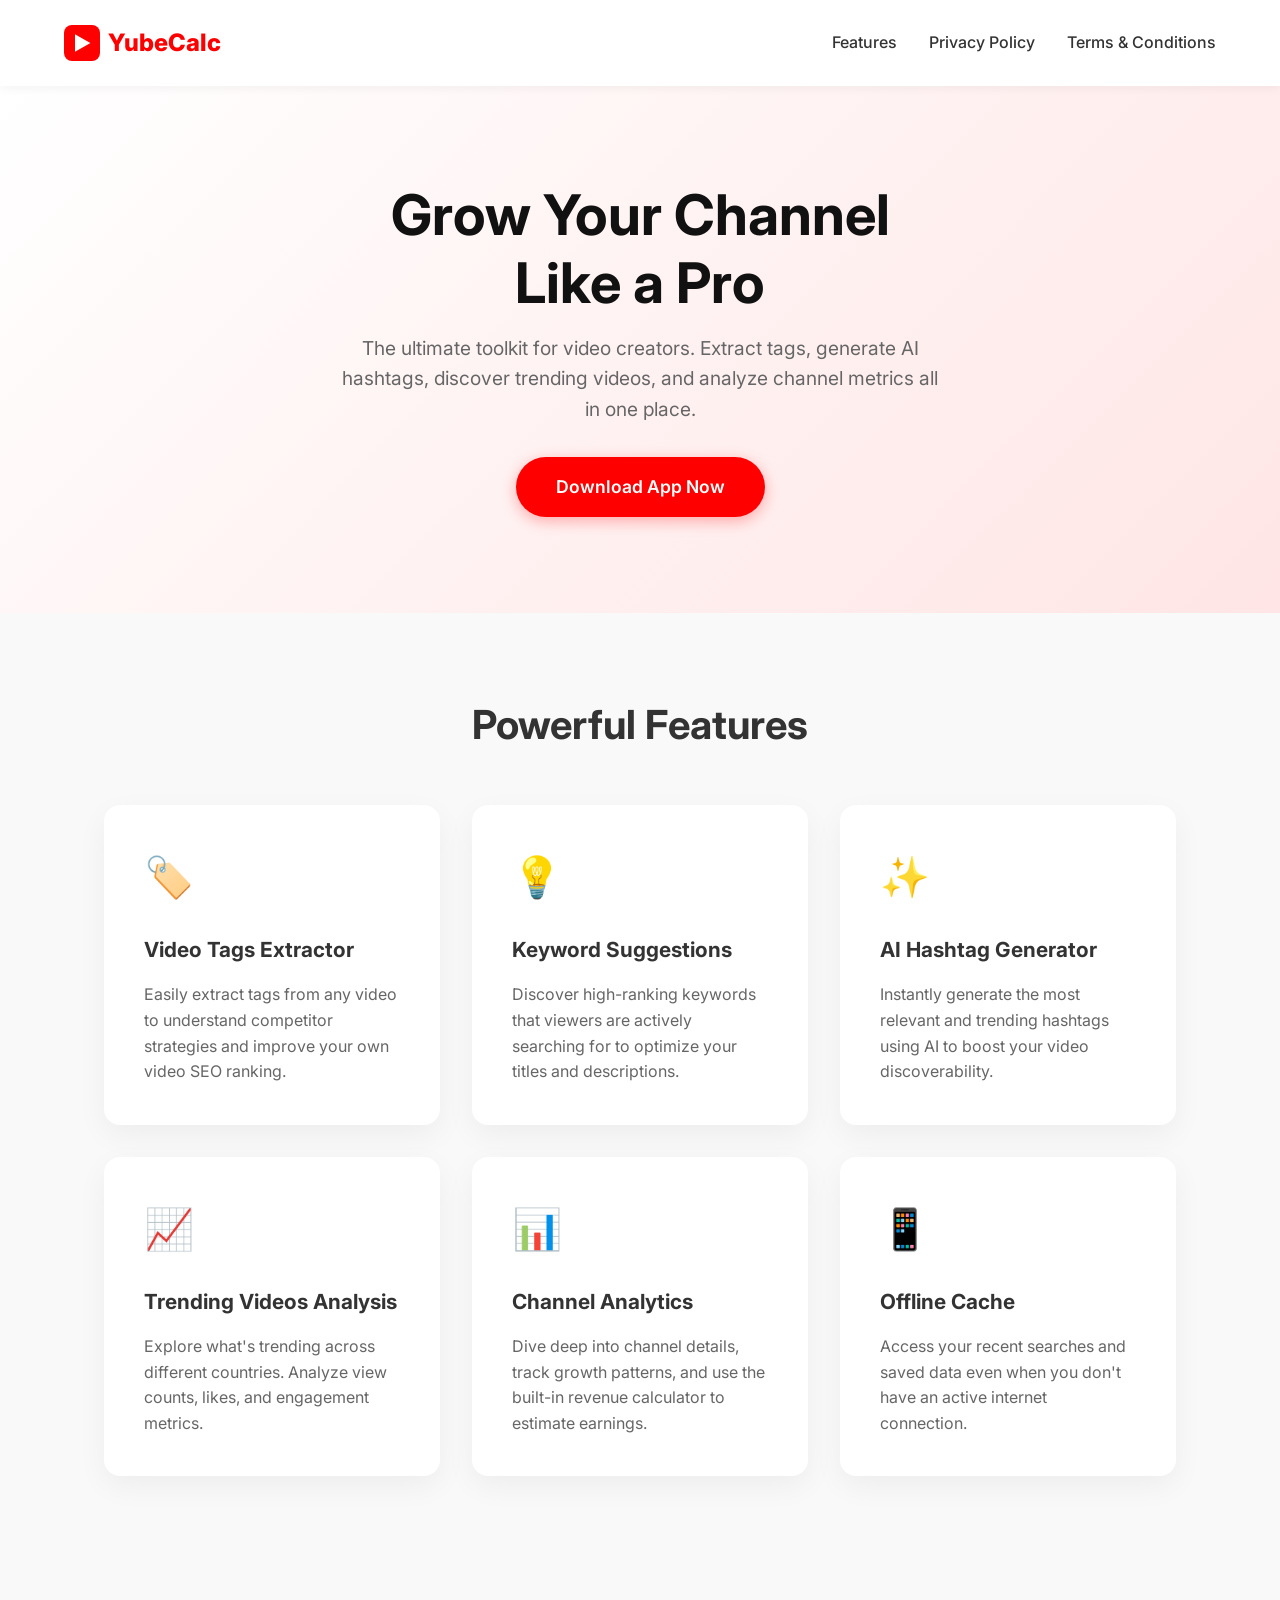
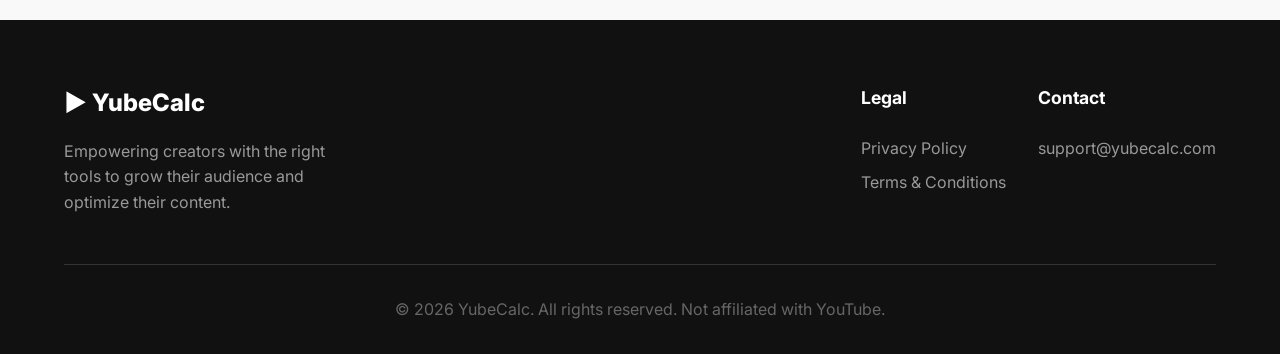
<file: index.html>
<!DOCTYPE html>
<html lang="en">
<head>
    <meta charset="UTF-8">
    <meta name="viewport" content="width=device-width, initial-scale=1.0">
    <title>YubeCalc - Video & Channel Growth Tools</title>
    <meta name="description" content="YubeCalc helps creators optimize their YouTube channels with Tags Extractor, Keyword Suggestions, AI Hashtags, and Trending Videos analysis.">
    <link href="https://fonts.googleapis.com/css2?family=Inter:wght@400;500;600;800&display=swap" rel="stylesheet">
    <link rel="stylesheet" href="style.css">
</head>
<body>

    <header>
        <div class="logo">
            <div class="logo-icon">▶</div>
            YubeCalc
        </div>
        <nav>
            <ul>
                <li><a href="#features">Features</a></li>
                <li><a href="privacy-policy.html">Privacy Policy</a></li>
                <li><a href="terms-and-conditions.html">Terms & Conditions</a></li>
            </ul>
        </nav>
    </header>

    <section class="hero">
        <h1>Grow Your Channel<br>Like a Pro</h1>
        <p>The ultimate toolkit for video creators. Extract tags, generate AI hashtags, discover trending videos, and analyze channel metrics all in one place.</p>
        <a href="https://play.google.com/store/apps/details?id=com.ytool.tubecalc.yubecalc" class="btn">Download App Now</a>
    </section>

    <section id="features" class="features">
        <h2 class="section-title">Powerful Features</h2>
        <div class="grid">
            <div class="card">
                <div class="card-icon">🏷️</div>
                <h3>Video Tags Extractor</h3>
                <p>Easily extract tags from any video to understand competitor strategies and improve your own video SEO ranking.</p>
            </div>
            <div class="card">
                <div class="card-icon">💡</div>
                <h3>Keyword Suggestions</h3>
                <p>Discover high-ranking keywords that viewers are actively searching for to optimize your titles and descriptions.</p>
            </div>
            <div class="card">
                <div class="card-icon">✨</div>
                <h3>AI Hashtag Generator</h3>
                <p>Instantly generate the most relevant and trending hashtags using AI to boost your video discoverability.</p>
            </div>
            <div class="card">
                <div class="card-icon">📈</div>
                <h3>Trending Videos Analysis</h3>
                <p>Explore what's trending across different countries. Analyze view counts, likes, and engagement metrics.</p>
            </div>
            <div class="card">
                <div class="card-icon">📊</div>
                <h3>Channel Analytics</h3>
                <p>Dive deep into channel details, track growth patterns, and use the built-in revenue calculator to estimate earnings.</p>
            </div>
            <div class="card">
                <div class="card-icon">📱</div>
                <h3>Offline Cache</h3>
                <p>Access your recent searches and saved data even when you don't have an active internet connection.</p>
            </div>
        </div>
    </section>

    <footer>
        <div class="footer-content">
            <div>
                <div class="footer-logo">▶ YubeCalc</div>
                <p style="color: #999; max-width: 300px; margin-top: 1rem;">Empowering creators with the right tools to grow their audience and optimize their content.</p>
            </div>
            <div class="footer-links">
                <div>
                    <h4>Legal</h4>
                    <a href="privacy-policy.html">Privacy Policy</a>
                    <a href="terms-and-conditions.html">Terms & Conditions</a>
                </div>
                <div>
                    <h4>Contact</h4>
                    <a href="mailto:support@yubecalc.com">support@yubecalc.com</a>
                </div>
            </div>
        </div>
        <div class="copyright">
            &copy; 2026 YubeCalc. All rights reserved. Not affiliated with YouTube.
        </div>
    </footer>

</body>
</html>
</file>
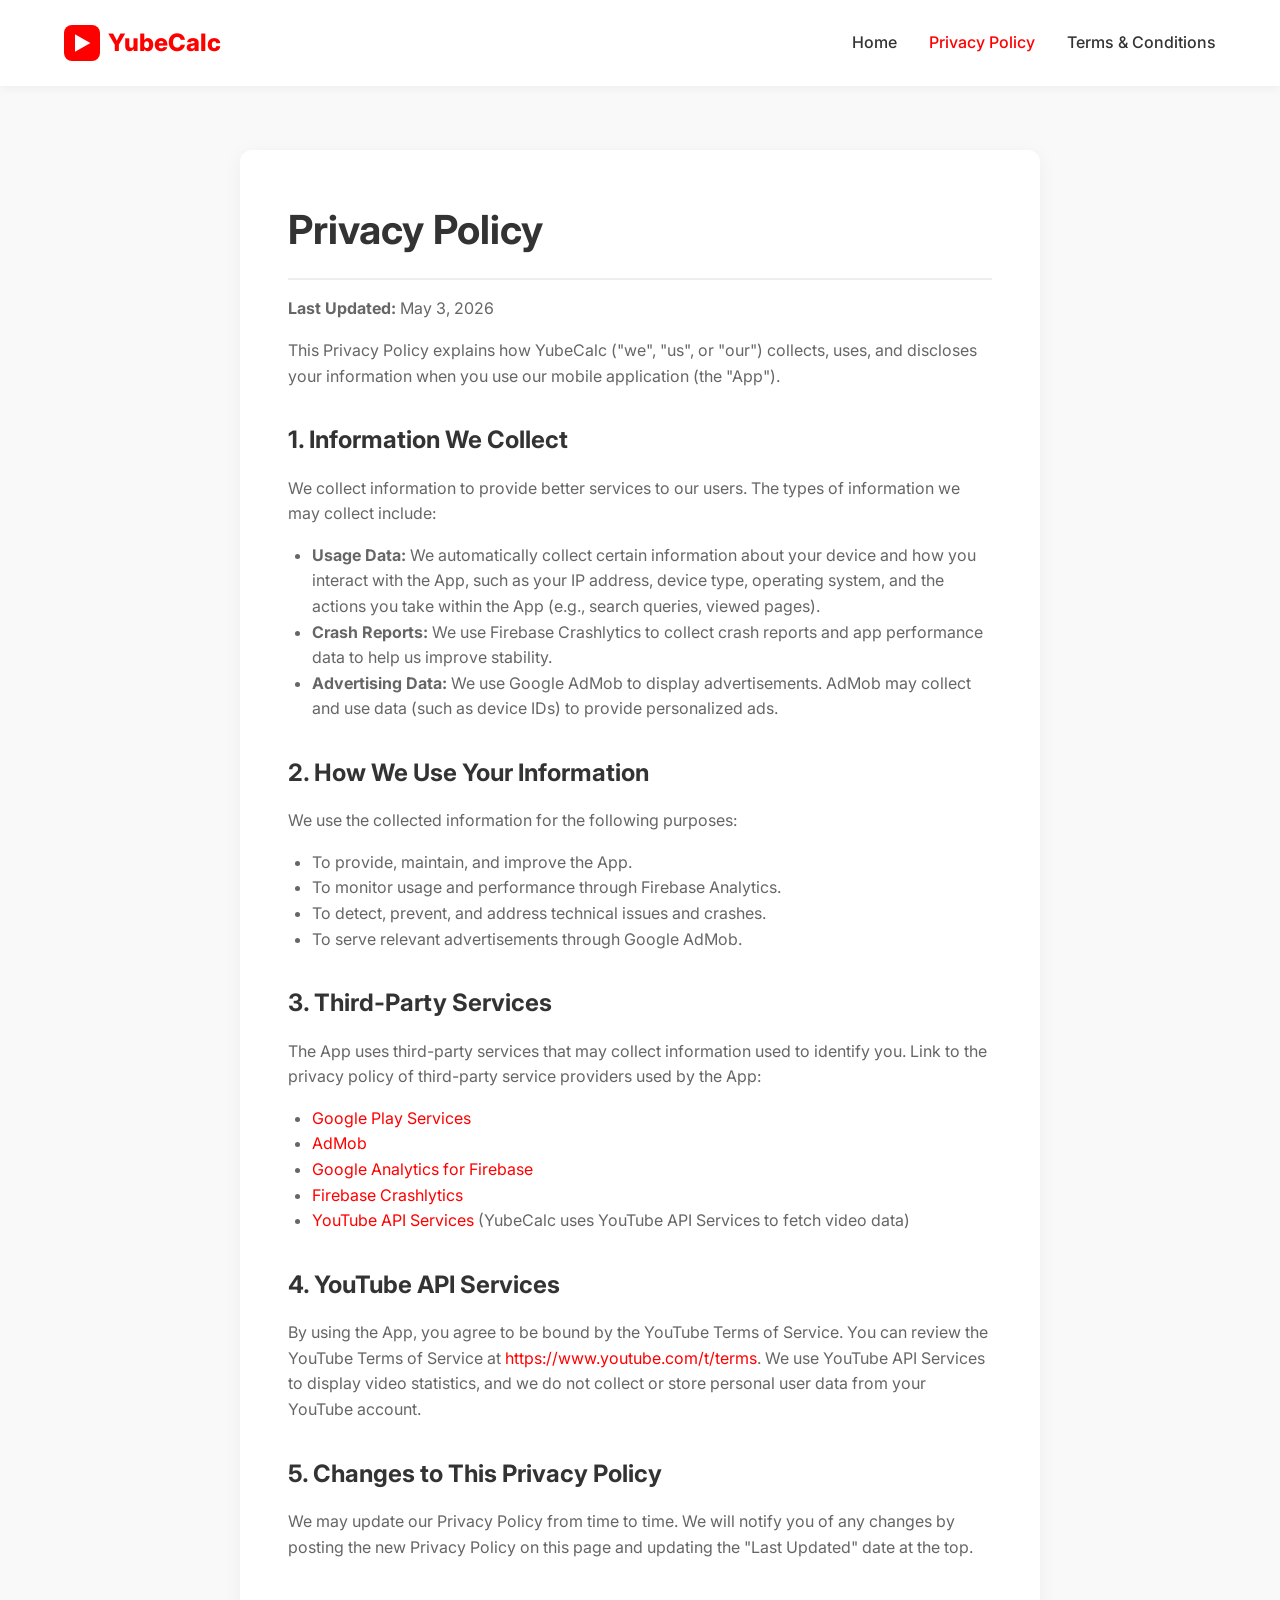
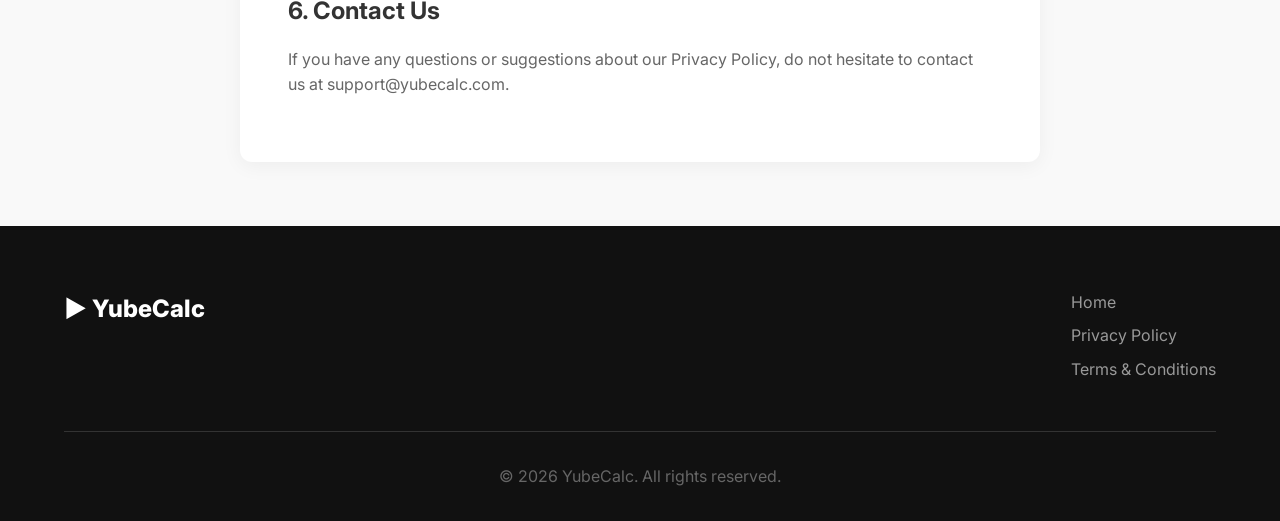
<file: privacy-policy.html>
<!DOCTYPE html>
<html lang="en">
<head>
    <meta charset="UTF-8">
    <meta name="viewport" content="width=device-width, initial-scale=1.0">
    <title>Privacy Policy - YubeCalc</title>
    <link href="https://fonts.googleapis.com/css2?family=Inter:wght@400;500;600;800&display=swap" rel="stylesheet">
    <link rel="stylesheet" href="style.css">
</head>
<body>

    <header>
        <a href="index.html" class="logo">
            <div class="logo-icon">▶</div>
            YubeCalc
        </a>
        <nav>
            <ul>
                <li><a href="index.html">Home</a></li>
                <li><a href="privacy-policy.html" style="color: var(--primary-color)">Privacy Policy</a></li>
                <li><a href="terms-and-conditions.html">Terms & Conditions</a></li>
            </ul>
        </nav>
    </header>

    <div class="legal-container">
        <h1>Privacy Policy</h1>
        <p><strong>Last Updated:</strong> May 3, 2026</p>

        <p>This Privacy Policy explains how YubeCalc ("we", "us", or "our") collects, uses, and discloses your information when you use our mobile application (the "App").</p>

        <h2>1. Information We Collect</h2>
        <p>We collect information to provide better services to our users. The types of information we may collect include:</p>
        <ul>
            <li><strong>Usage Data:</strong> We automatically collect certain information about your device and how you interact with the App, such as your IP address, device type, operating system, and the actions you take within the App (e.g., search queries, viewed pages).</li>
            <li><strong>Crash Reports:</strong> We use Firebase Crashlytics to collect crash reports and app performance data to help us improve stability.</li>
            <li><strong>Advertising Data:</strong> We use Google AdMob to display advertisements. AdMob may collect and use data (such as device IDs) to provide personalized ads.</li>
        </ul>

        <h2>2. How We Use Your Information</h2>
        <p>We use the collected information for the following purposes:</p>
        <ul>
            <li>To provide, maintain, and improve the App.</li>
            <li>To monitor usage and performance through Firebase Analytics.</li>
            <li>To detect, prevent, and address technical issues and crashes.</li>
            <li>To serve relevant advertisements through Google AdMob.</li>
        </ul>

        <h2>3. Third-Party Services</h2>
        <p>The App uses third-party services that may collect information used to identify you. Link to the privacy policy of third-party service providers used by the App:</p>
        <ul>
            <li><a href="https://policies.google.com/privacy" target="_blank">Google Play Services</a></li>
            <li><a href="https://support.google.com/admob/answer/6128543" target="_blank">AdMob</a></li>
            <li><a href="https://firebase.google.com/policies/analytics" target="_blank">Google Analytics for Firebase</a></li>
            <li><a href="https://firebase.google.com/support/privacy" target="_blank">Firebase Crashlytics</a></li>
            <li><a href="https://policies.google.com/privacy" target="_blank">YouTube API Services</a> (YubeCalc uses YouTube API Services to fetch video data)</li>
        </ul>

        <h2>4. YouTube API Services</h2>
        <p>By using the App, you agree to be bound by the YouTube Terms of Service. You can review the YouTube Terms of Service at <a href="https://www.youtube.com/t/terms" target="_blank">https://www.youtube.com/t/terms</a>. We use YouTube API Services to display video statistics, and we do not collect or store personal user data from your YouTube account.</p>

        <h2>5. Changes to This Privacy Policy</h2>
        <p>We may update our Privacy Policy from time to time. We will notify you of any changes by posting the new Privacy Policy on this page and updating the "Last Updated" date at the top.</p>

        <h2>6. Contact Us</h2>
        <p>If you have any questions or suggestions about our Privacy Policy, do not hesitate to contact us at support@yubecalc.com.</p>
    </div>

    <footer>
        <div class="footer-content">
            <div>
                <div class="footer-logo">▶ YubeCalc</div>
            </div>
            <div class="footer-links">
                <div>
                    <a href="index.html">Home</a>
                    <a href="privacy-policy.html">Privacy Policy</a>
                    <a href="terms-and-conditions.html">Terms & Conditions</a>
                </div>
            </div>
        </div>
        <div class="copyright">
            &copy; 2026 YubeCalc. All rights reserved.
        </div>
    </footer>

</body>
</html>
</file>
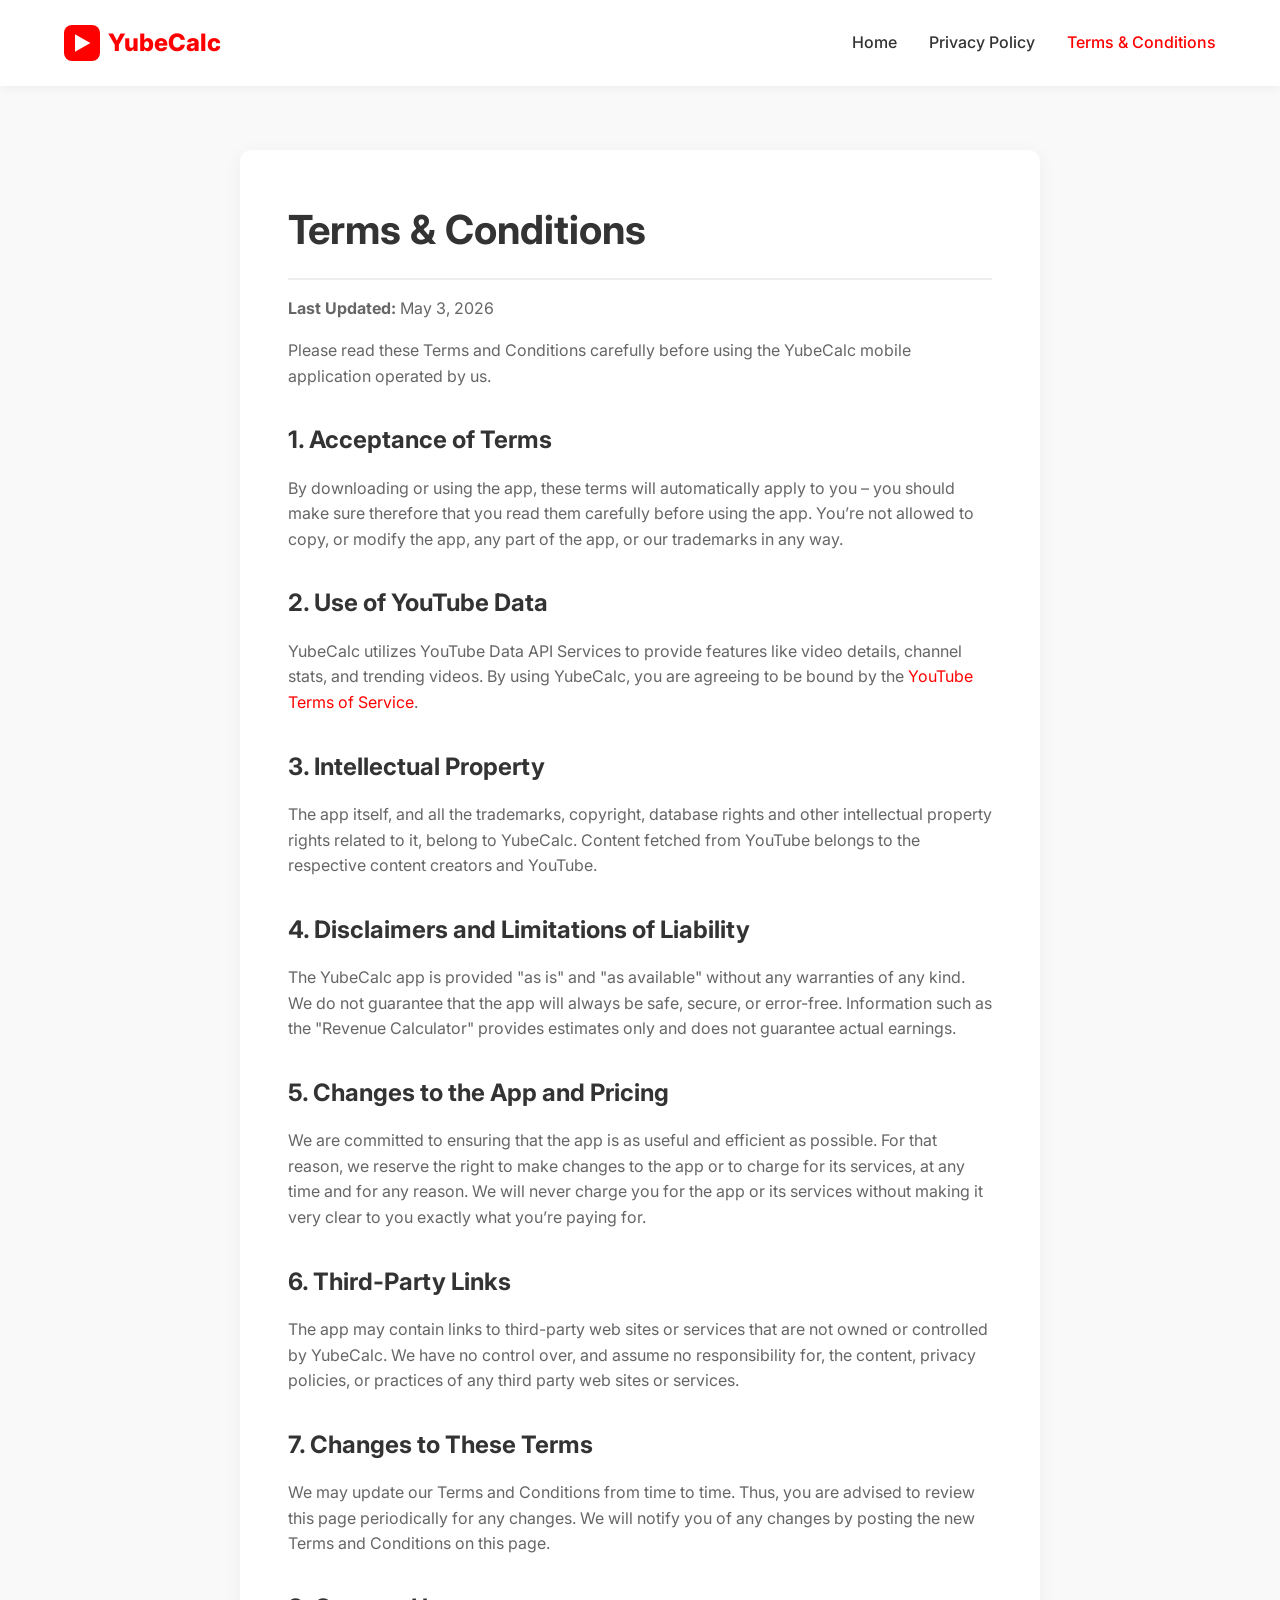
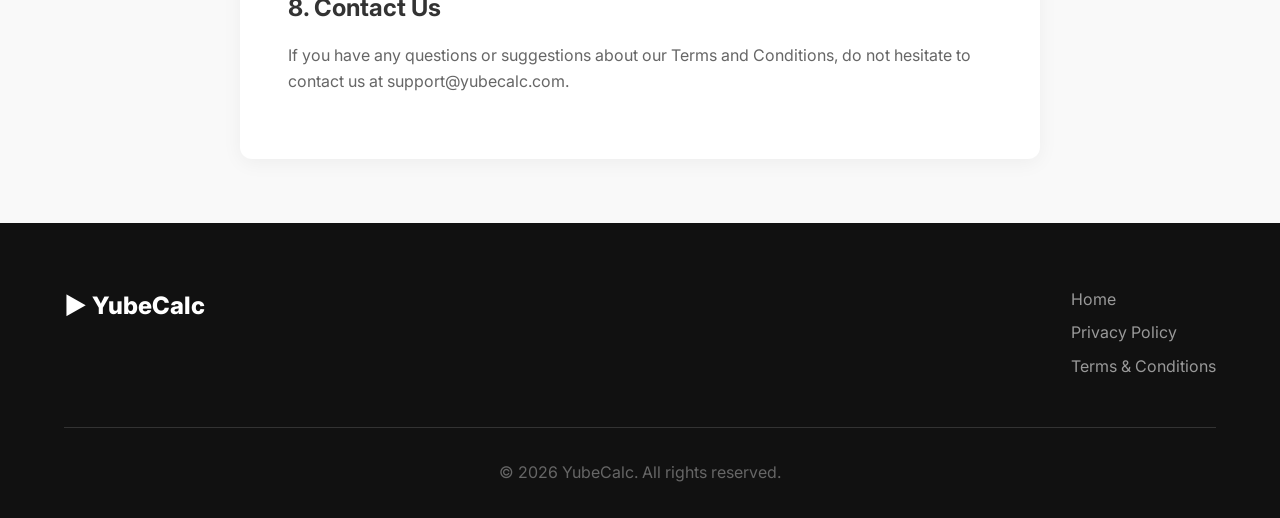
<file: terms-and-conditions.html>
<!DOCTYPE html>
<html lang="en">
<head>
    <meta charset="UTF-8">
    <meta name="viewport" content="width=device-width, initial-scale=1.0">
    <title>Terms & Conditions - YubeCalc</title>
    <link href="https://fonts.googleapis.com/css2?family=Inter:wght@400;500;600;800&display=swap" rel="stylesheet">
    <link rel="stylesheet" href="style.css">
</head>
<body>

    <header>
        <a href="index.html" class="logo">
            <div class="logo-icon">▶</div>
            YubeCalc
        </a>
        <nav>
            <ul>
                <li><a href="index.html">Home</a></li>
                <li><a href="privacy-policy.html">Privacy Policy</a></li>
                <li><a href="terms-and-conditions.html" style="color: var(--primary-color)">Terms & Conditions</a></li>
            </ul>
        </nav>
    </header>

    <div class="legal-container">
        <h1>Terms & Conditions</h1>
        <p><strong>Last Updated:</strong> May 3, 2026</p>

        <p>Please read these Terms and Conditions carefully before using the YubeCalc mobile application operated by us.</p>

        <h2>1. Acceptance of Terms</h2>
        <p>By downloading or using the app, these terms will automatically apply to you – you should make sure therefore that you read them carefully before using the app. You’re not allowed to copy, or modify the app, any part of the app, or our trademarks in any way.</p>

        <h2>2. Use of YouTube Data</h2>
        <p>YubeCalc utilizes YouTube Data API Services to provide features like video details, channel stats, and trending videos. By using YubeCalc, you are agreeing to be bound by the <a href="https://www.youtube.com/t/terms" target="_blank">YouTube Terms of Service</a>.</p>

        <h2>3. Intellectual Property</h2>
        <p>The app itself, and all the trademarks, copyright, database rights and other intellectual property rights related to it, belong to YubeCalc. Content fetched from YouTube belongs to the respective content creators and YouTube.</p>

        <h2>4. Disclaimers and Limitations of Liability</h2>
        <p>The YubeCalc app is provided "as is" and "as available" without any warranties of any kind. We do not guarantee that the app will always be safe, secure, or error-free. Information such as the "Revenue Calculator" provides estimates only and does not guarantee actual earnings.</p>

        <h2>5. Changes to the App and Pricing</h2>
        <p>We are committed to ensuring that the app is as useful and efficient as possible. For that reason, we reserve the right to make changes to the app or to charge for its services, at any time and for any reason. We will never charge you for the app or its services without making it very clear to you exactly what you’re paying for.</p>

        <h2>6. Third-Party Links</h2>
        <p>The app may contain links to third-party web sites or services that are not owned or controlled by YubeCalc. We have no control over, and assume no responsibility for, the content, privacy policies, or practices of any third party web sites or services.</p>

        <h2>7. Changes to These Terms</h2>
        <p>We may update our Terms and Conditions from time to time. Thus, you are advised to review this page periodically for any changes. We will notify you of any changes by posting the new Terms and Conditions on this page.</p>

        <h2>8. Contact Us</h2>
        <p>If you have any questions or suggestions about our Terms and Conditions, do not hesitate to contact us at support@yubecalc.com.</p>
    </div>

    <footer>
        <div class="footer-content">
            <div>
                <div class="footer-logo">▶ YubeCalc</div>
            </div>
            <div class="footer-links">
                <div>
                    <a href="index.html">Home</a>
                    <a href="privacy-policy.html">Privacy Policy</a>
                    <a href="terms-and-conditions.html">Terms & Conditions</a>
                </div>
            </div>
        </div>
        <div class="copyright">
            &copy; 2026 YubeCalc. All rights reserved.
        </div>
    </footer>

</body>
</html>
</file>
<file: style.css>
:root {
    --primary-color: #ff0000;
    --primary-dark: #cc0000;
    --text-main: #333333;
    --text-light: #666666;
    --bg-light: #f9f9f9;
    --white: #ffffff;
    --font-main: 'Inter', -apple-system, BlinkMacSystemFont, 'Segoe UI', Roboto, Helvetica, Arial, sans-serif;
}

* {
    margin: 0;
    padding: 0;
    box-sizing: border-box;
}

body {
    font-family: var(--font-main);
    color: var(--text-main);
    line-height: 1.6;
    background-color: var(--bg-light);
}

a {
    text-decoration: none;
    color: var(--primary-color);
    transition: color 0.3s ease;
}

a:hover {
    color: var(--primary-dark);
}

header {
    background-color: var(--white);
    padding: 1.5rem 5%;
    display: flex;
    justify-content: space-between;
    align-items: center;
    box-shadow: 0 2px 10px rgba(0,0,0,0.05);
    position: sticky;
    top: 0;
    z-index: 100;
}

.logo {
    font-size: 1.5rem;
    font-weight: 800;
    color: var(--primary-color);
    display: flex;
    align-items: center;
    gap: 0.5rem;
}

.logo-icon {
    background: var(--primary-color);
    color: white;
    width: 36px;
    height: 36px;
    display: flex;
    justify-content: center;
    align-items: center;
    border-radius: 8px;
    font-size: 1.2rem;
}

nav ul {
    list-style: none;
    display: flex;
    gap: 2rem;
}

nav a {
    color: var(--text-main);
    font-weight: 500;
}

nav a:hover {
    color: var(--primary-color);
}

/* Hero Section */
.hero {
    padding: 6rem 5%;
    text-align: center;
    background: linear-gradient(135deg, #fff 0%, #ffe5e5 100%);
}

.hero h1 {
    font-size: 3.5rem;
    line-height: 1.2;
    margin-bottom: 1rem;
    color: #111;
}

.hero p {
    font-size: 1.2rem;
    color: var(--text-light);
    max-width: 600px;
    margin: 0 auto 2rem;
}

.btn {
    display: inline-block;
    background-color: var(--primary-color);
    color: var(--white);
    padding: 1rem 2.5rem;
    border-radius: 30px;
    font-size: 1.1rem;
    font-weight: 600;
    box-shadow: 0 4px 15px rgba(255, 0, 0, 0.3);
    transition: transform 0.3s ease, box-shadow 0.3s ease;
}

.btn:hover {
    transform: translateY(-3px);
    box-shadow: 0 6px 20px rgba(255, 0, 0, 0.4);
    color: var(--white);
}

/* Features Section */
.features {
    padding: 5rem 5%;
    max-width: 1200px;
    margin: 0 auto;
}

.section-title {
    text-align: center;
    font-size: 2.5rem;
    margin-bottom: 3rem;
}

.grid {
    display: grid;
    grid-template-columns: repeat(auto-fit, minmax(300px, 1fr));
    gap: 2rem;
}

.card {
    background: var(--white);
    padding: 2.5rem;
    border-radius: 16px;
    box-shadow: 0 10px 30px rgba(0,0,0,0.05);
    transition: transform 0.3s ease;
}

.card:hover {
    transform: translateY(-5px);
}

.card-icon {
    font-size: 2.5rem;
    margin-bottom: 1.5rem;
}

.card h3 {
    font-size: 1.3rem;
    margin-bottom: 1rem;
}

.card p {
    color: var(--text-light);
}

/* Legal Pages */
.legal-container {
    max-width: 800px;
    margin: 4rem auto;
    padding: 0 5%;
    background: var(--white);
    padding: 3rem;
    border-radius: 12px;
    box-shadow: 0 4px 20px rgba(0,0,0,0.05);
}

.legal-container h1 {
    font-size: 2.5rem;
    margin-bottom: 1rem;
    border-bottom: 2px solid #eee;
    padding-bottom: 1rem;
}

.legal-container h2 {
    font-size: 1.5rem;
    margin-top: 2rem;
    margin-bottom: 1rem;
}

.legal-container p, .legal-container ul {
    margin-bottom: 1rem;
    color: var(--text-light);
}

.legal-container ul {
    padding-left: 1.5rem;
}

/* Footer */
footer {
    background-color: #111;
    color: #fff;
    padding: 4rem 5% 2rem;
    margin-top: 4rem;
}

.footer-content {
    display: flex;
    justify-content: space-between;
    align-items: flex-start;
    flex-wrap: wrap;
    gap: 2rem;
    max-width: 1200px;
    margin: 0 auto;
}

.footer-logo {
    font-size: 1.5rem;
    font-weight: 800;
    margin-bottom: 1rem;
}

.footer-links {
    display: flex;
    gap: 2rem;
}

.footer-links div {
    display: flex;
    flex-direction: column;
    gap: 0.5rem;
}

.footer-links h4 {
    margin-bottom: 1rem;
    font-size: 1.1rem;
}

.footer-links a {
    color: #999;
}

.footer-links a:hover {
    color: #fff;
}

.copyright {
    text-align: center;
    margin-top: 3rem;
    padding-top: 2rem;
    border-top: 1px solid #333;
    color: #666;
}

@media (max-width: 768px) {
    .hero h1 {
        font-size: 2.5rem;
    }
    nav ul {
        display: none;
    }
    .footer-content {
        flex-direction: column;
    }
}
</file>
